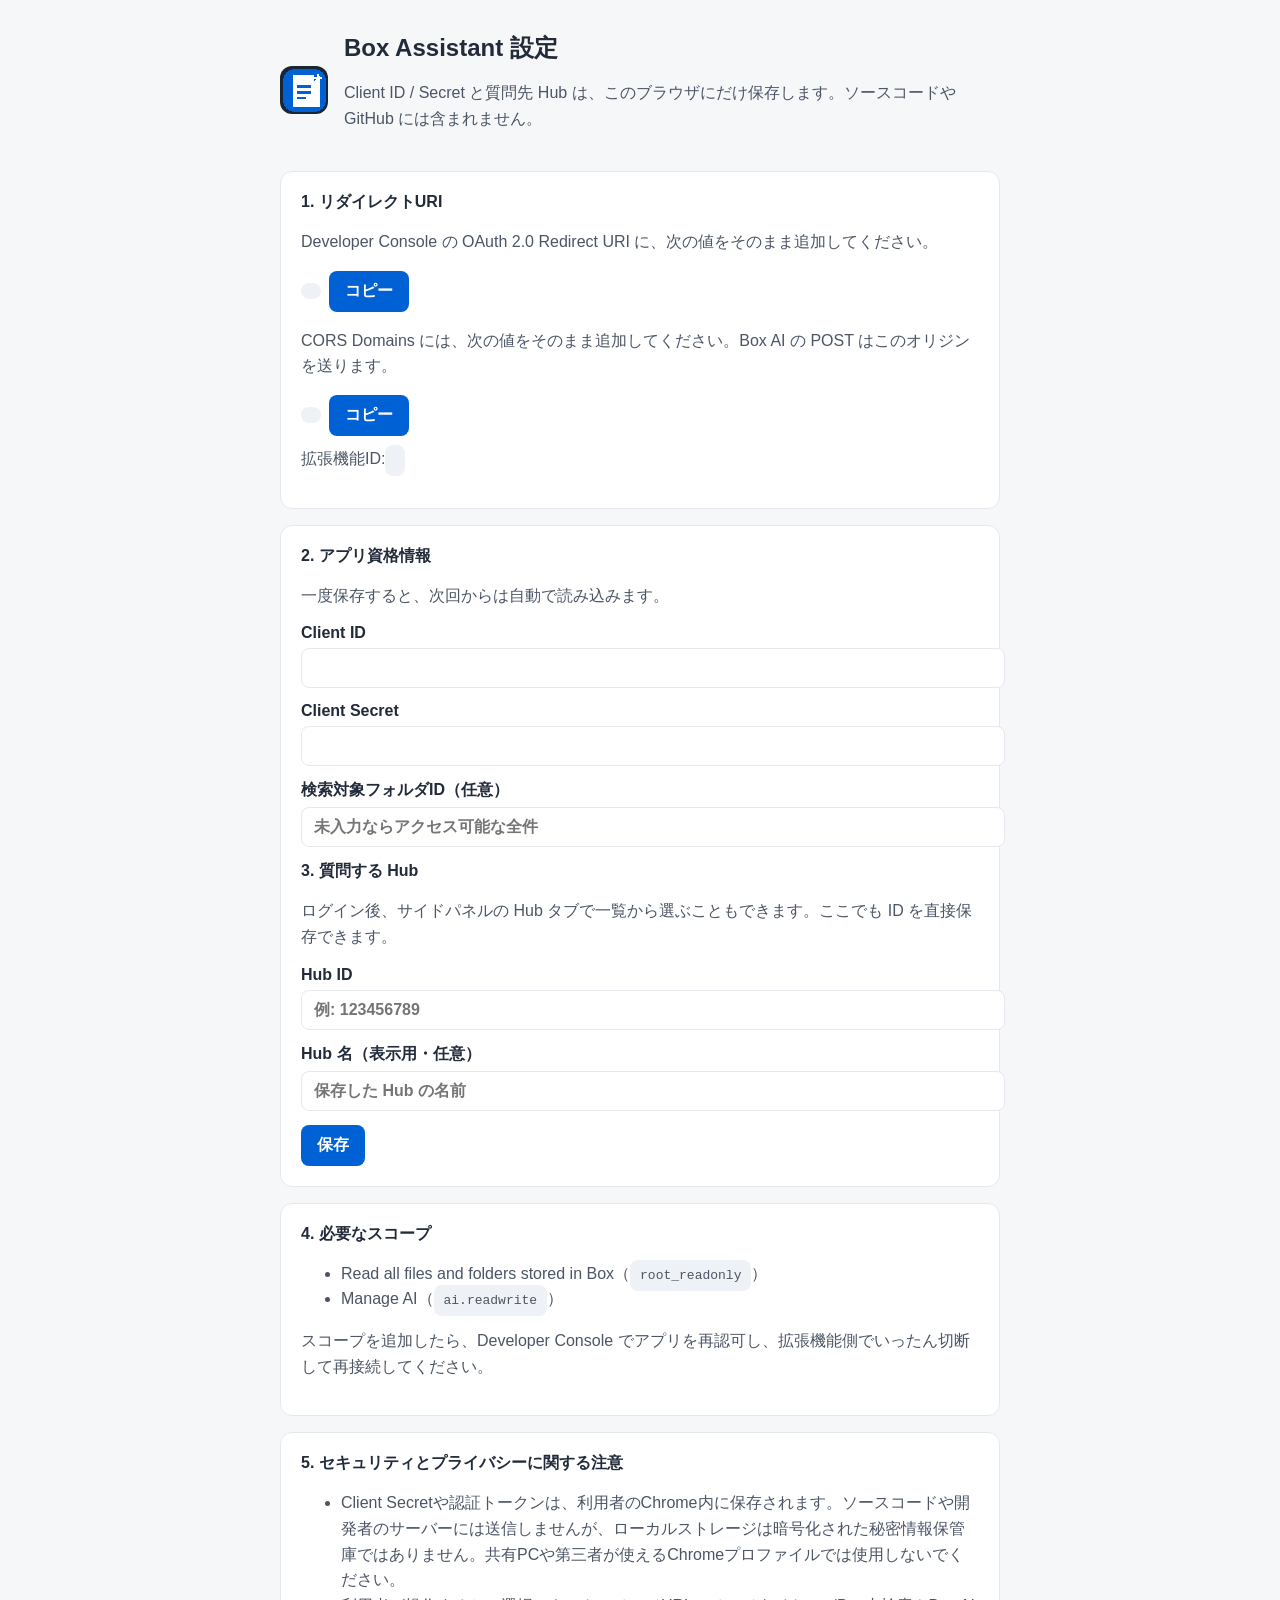
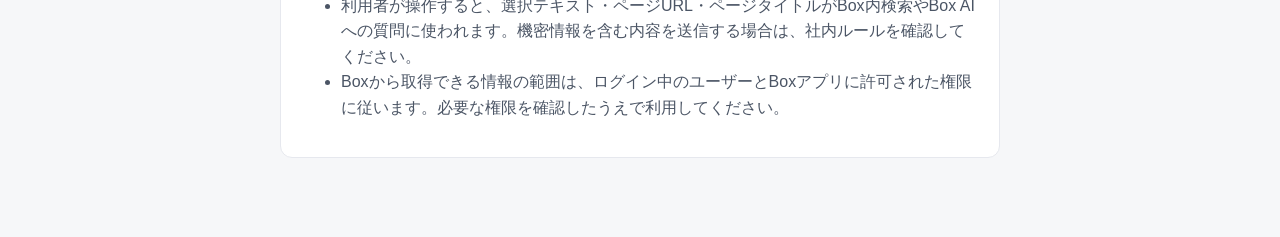
<file: src/options/index.html>
<!DOCTYPE html>
<html lang="ja">
  <head>
    <meta charset="UTF-8" />
    <meta name="viewport" content="width=device-width, initial-scale=1" />
    <title>Box Assistant 設定</title>
    <link rel="stylesheet" href="styles.css" />
  </head>
  <body>
    <main class="wrap">
      <header>
        <img src="../../icons/icon48.png" alt="" />
        <div>
          <h1>Box Assistant 設定</h1>
          <p>Client ID / Secret と質問先 Hub は、このブラウザにだけ保存します。ソースコードや GitHub には含まれません。</p>
        </div>
      </header>

      <section class="card">
        <h2>1. リダイレクトURI</h2>
        <p>Developer Console の OAuth 2.0 Redirect URI に、次の値をそのまま追加してください。</p>
        <div class="copy-row">
          <code id="redirect-uri"></code>
          <button id="copy-redirect" type="button">コピー</button>
        </div>
        <p>CORS Domains には、次の値をそのまま追加してください。Box AI の POST はこのオリジンを送ります。</p>
        <div class="copy-row">
          <code id="cors-origin"></code>
          <button id="copy-cors" type="button">コピー</button>
        </div>
        <p class="note">拡張機能ID: <code id="extension-id"></code></p>
      </section>

      <form id="settings-form" class="card">
        <h2>2. アプリ資格情報</h2>
        <p>一度保存すると、次回からは自動で読み込みます。</p>
        <label>
          Client ID
          <input id="client-id" name="clientId" autocomplete="off" required />
        </label>
        <label>
          Client Secret
          <input id="client-secret" name="clientSecret" type="password" autocomplete="off" required />
        </label>
        <label>
          検索対象フォルダID（任意）
          <input id="ancestor-folder-id" name="ancestorFolderId" placeholder="未入力ならアクセス可能な全件" />
        </label>
        <h2>3. 質問する Hub</h2>
        <p>ログイン後、サイドパネルの Hub タブで一覧から選ぶこともできます。ここでも ID を直接保存できます。</p>
        <label>
          Hub ID
          <input id="hub-id" name="hubId" placeholder="例: 123456789" />
        </label>
        <label>
          Hub 名（表示用・任意）
          <input id="hub-title" name="hubTitle" placeholder="保存した Hub の名前" />
        </label>
        <button type="submit">保存</button>
        <p id="save-status" class="status" hidden>保存しました。次回からこの値を使います。</p>
      </form>

      <section class="card">
        <h2>4. 必要なスコープ</h2>
        <ul>
          <li>Read all files and folders stored in Box（<code>root_readonly</code>）</li>
          <li>Manage AI（<code>ai.readwrite</code>）</li>
        </ul>
        <p>スコープを追加したら、Developer Console でアプリを再認可し、拡張機能側でいったん切断して再接続してください。</p>
      </section>

      <section class="card">
        <h2>5. セキュリティとプライバシーに関する注意</h2>
        <ul>
          <li>Client Secretや認証トークンは、利用者のChrome内に保存されます。ソースコードや開発者のサーバーには送信しませんが、ローカルストレージは暗号化された秘密情報保管庫ではありません。共有PCや第三者が使えるChromeプロファイルでは使用しないでください。</li>
          <li>利用者が操作すると、選択テキスト・ページURL・ページタイトルがBox内検索やBox AIへの質問に使われます。機密情報を含む内容を送信する場合は、社内ルールを確認してください。</li>
          <li>Boxから取得できる情報の範囲は、ログイン中のユーザーとBoxアプリに許可された権限に従います。必要な権限を確認したうえで利用してください。</li>
        </ul>
      </section>
    </main>
    <script type="module" src="options.js"></script>
  </body>
</html>
</file>
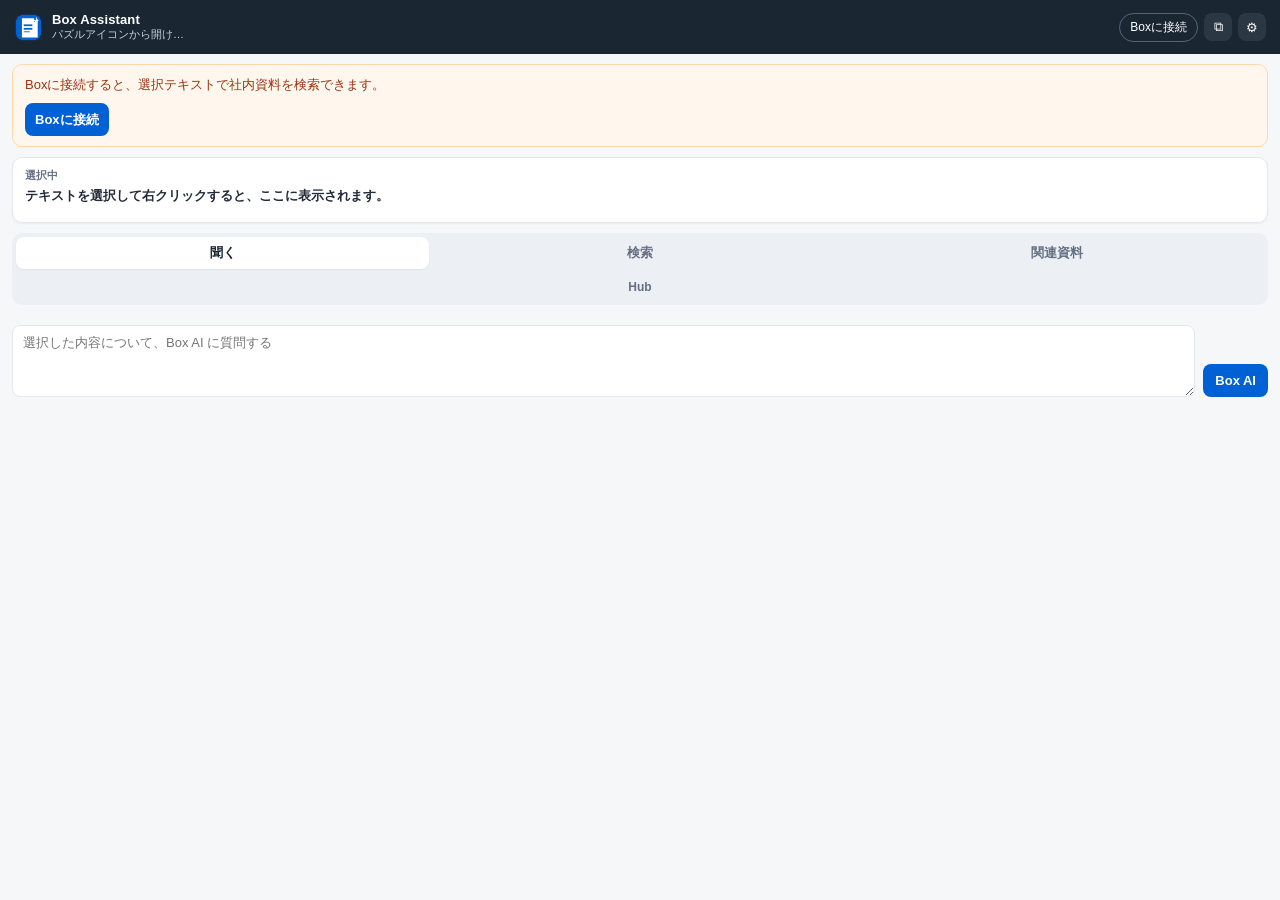
<file: src/sidepanel/index.html>
<!DOCTYPE html>
<html lang="ja">
  <head>
    <meta charset="UTF-8" />
    <meta name="viewport" content="width=device-width, initial-scale=1" />
    <title>Box Assistant</title>
    <link rel="stylesheet" href="styles.css" />
  </head>
  <body>
    <div id="app" class="app">
      <header class="topbar">
        <div class="brand">
          <img class="brand-mark" src="../../icons/icon32.png" alt="" />
          <div>
            <div class="brand-name">Box Assistant</div>
            <div id="status-line" class="brand-sub">パズルアイコンから開けます</div>
          </div>
        </div>
        <div class="topbar-actions">
          <button id="login-btn" class="ghost-btn" type="button">Boxに接続</button>
          <button id="popout-btn" class="icon-btn" type="button" title="別ウィンドウで開く">⧉</button>
          <button id="options-btn" class="icon-btn" type="button" title="設定">⚙</button>
        </div>
      </header>

      <section id="setup-banner" class="banner">
        <div>Boxに接続すると、選択テキストで社内資料を検索できます。</div>
        <button type="button" class="primary-btn compact" data-action="connect">Boxに接続</button>
      </section>
      <section id="folder-banner" class="folder-banner hidden"></section>

      <section class="context-card">
        <div class="context-label">選択中</div>
        <div id="selection-text" class="selection-text">テキストを選択して右クリックすると、ここに表示されます。</div>
        <div id="page-meta" class="page-meta"></div>
      </section>

      <nav class="tabs" role="tablist">
        <button class="tab is-active" data-tab="ask" type="button">聞く</button>
        <button class="tab" data-tab="search" type="button">検索</button>
        <button class="tab" data-tab="related" type="button">関連資料</button>
        <button class="tab tab-wide" data-tab="hub" type="button">Hub</button>
      </nav>

      <main class="panels">
        <section id="panel-ask" class="panel is-active" data-panel="ask">
          <div id="ask-chips" class="chips"></div>
          <form id="ask-form" class="ask-form">
            <textarea id="ask-input" rows="3" placeholder="選択した内容について、Box AI に質問する"></textarea>
            <button id="ask-submit" class="primary-btn" type="submit">Box AI</button>
          </form>
          <div id="ask-result" class="result-area"></div>
        </section>

        <section id="panel-search" class="panel" data-panel="search">
          <form id="search-form" class="search-form">
            <input id="search-input" type="search" placeholder="Box内を検索" />
            <button class="primary-btn compact" type="submit">検索</button>
          </form>
          <div id="search-result" class="result-area"></div>
        </section>

        <section id="panel-related" class="panel" data-panel="related">
          <p class="hint">今見ているページと選択テキストから、社内の関連資料を探します。</p>
          <div id="related-result" class="result-area"></div>
        </section>

        <section id="panel-hub" class="panel" data-panel="hub">
          <p class="hint">アクセスできる Box Hub から質問先を選んで保存します。保存した Hub は次回から自動で使います。</p>
          <div class="hub-picker">
            <select id="hub-select">
              <option value="">ログインすると一覧を表示します</option>
            </select>
            <div class="hub-picker-actions">
              <button id="hub-refresh" class="primary-btn compact" type="button">一覧を更新</button>
              <button id="hub-save" class="primary-btn compact" type="button">このHubを保存</button>
            </div>
            <p id="hub-status" class="hint"></p>
          </div>
          <div id="hub-chips" class="chips"></div>
          <form id="hub-form" class="ask-form">
            <textarea id="hub-input" rows="3" placeholder="保存した Hub に聞きたいことを入力"></textarea>
            <button id="hub-submit" class="primary-btn" type="submit">質問する</button>
          </form>
          <div id="hub-result" class="result-area"></div>
        </section>
      </main>
    </div>
    <script type="module" src="app.js"></script>
  </body>
</html>
</file>
<file: src/options/styles.css>
:root {
  --box-blue: #0061d5;
  --navy: #1a2733;
  --line: #e6e8ee;
}

body {
  margin: 0;
  background: #f6f7f9;
  color: #222b3a;
  font-family: "Segoe UI", "Hiragino Kaku Gothic ProN", Meiryo, sans-serif;
}

.wrap {
  max-width: 720px;
  margin: 0 auto;
  padding: 32px 20px 64px;
}

header {
  display: flex;
  gap: 16px;
  align-items: center;
  margin-bottom: 24px;
}

header img {
  width: 48px;
  height: 48px;
  border-radius: 12px;
}

h1 {
  margin: 0 0 4px;
  font-size: 24px;
}

h2 {
  margin: 0 0 10px;
  font-size: 16px;
}

header p,
.card p,
li {
  color: #4b5565;
  line-height: 1.6;
}

.card {
  background: #fff;
  border: 1px solid var(--line);
  border-radius: 12px;
  padding: 20px;
  margin-bottom: 16px;
}

label {
  display: block;
  font-weight: 700;
  margin-bottom: 14px;
}

input {
  display: block;
  width: 100%;
  margin-top: 6px;
  padding: 10px 12px;
  border: 1px solid var(--line);
  border-radius: 8px;
  font: inherit;
}

button {
  background: var(--box-blue);
  color: #fff;
  border: 0;
  border-radius: 8px;
  padding: 10px 16px;
  font: inherit;
  font-weight: 700;
  cursor: pointer;
}

.copy-row {
  display: flex;
  gap: 8px;
  align-items: center;
}

.copy-row code,
.note code,
.card code {
  background: #eef2f6;
  padding: 8px 10px;
  border-radius: 8px;
  word-break: break-all;
  font-size: 13px;
}

.copy-row button {
  flex: none;
}

.note {
  margin-top: 10px;
}

.status {
  color: #1f8a4c;
  font-weight: 700;
}
</file>
<file: src/sidepanel/styles.css>
:root {
  --box-blue: #0061d5;
  --box-blue-dark: #004eab;
  --navy: #1a2733;
  --text: #222b3a;
  --muted: #667085;
  --line: #e6e8ee;
  --bg: #f6f7f9;
  --card: #ffffff;
  --ok: #1f8a4c;
  --warn: #b54708;
  --radius: 10px;
  --shadow: 0 1px 2px rgba(26, 39, 51, 0.06);
}

* {
  box-sizing: border-box;
}

html,
body {
  margin: 0;
  min-height: 100%;
  background: var(--bg);
  color: var(--text);
  font-family: "Segoe UI", "Hiragino Kaku Gothic ProN", Meiryo, sans-serif;
  font-size: 13px;
}

body {
  overflow-x: hidden;
}

.app {
  display: flex;
  flex-direction: column;
  min-height: 100vh;
}

.topbar {
  display: flex;
  align-items: center;
  justify-content: space-between;
  flex-wrap: wrap;
  gap: 8px;
  padding: 12px 14px;
  background: var(--navy);
  color: #fff;
}

.brand {
  display: flex;
  align-items: center;
  gap: 10px;
  min-width: 0;
}

.brand-mark {
  width: 28px;
  height: 28px;
  border-radius: 7px;
}

.brand-name {
  font-weight: 700;
  letter-spacing: 0.01em;
}

.brand-sub {
  color: #c9d3de;
  font-size: 11px;
  white-space: nowrap;
  overflow: hidden;
  text-overflow: ellipsis;
  max-width: 140px;
}

.topbar-actions {
  display: flex;
  align-items: center;
  gap: 6px;
  flex-shrink: 0;
  position: relative;
  z-index: 2;
}

.ghost-btn,
.icon-btn {
  pointer-events: auto;
}

.ghost-btn,
.primary-btn,
.icon-btn,
.chip,
.link-btn {
  border: 0;
  cursor: pointer;
  font: inherit;
}

.ghost-btn {
  background: transparent;
  color: #fff;
  border: 1px solid rgba(255, 255, 255, 0.28);
  border-radius: 999px;
  padding: 5px 10px;
  font-size: 12px;
  white-space: nowrap;
  flex-shrink: 0;
}

.icon-btn {
  width: 28px;
  height: 28px;
  border-radius: 8px;
  background: rgba(255, 255, 255, 0.08);
  color: #fff;
}

body.is-popout .app {
  min-height: 100vh;
}

body.is-popout #popout-btn {
  display: none;
}

.primary-btn {
  background: var(--box-blue);
  color: #fff;
  border-radius: 8px;
  padding: 9px 12px;
  font-weight: 650;
}

.primary-btn:hover {
  background: var(--box-blue-dark);
}

.primary-btn.compact {
  padding: 7px 10px;
}

.primary-btn:disabled,
.ghost-btn:disabled {
  opacity: 0.6;
  cursor: wait;
}

.banner,
.folder-banner,
.context-card,
.panel {
  margin: 10px 12px 0;
}

.banner {
  display: flex;
  flex-direction: column;
  align-items: flex-start;
  gap: 8px;
  background: #fff7ed;
  border: 1px solid #fed7aa;
  color: #9a3412;
  border-radius: var(--radius);
  padding: 10px 12px;
  line-height: 1.5;
}

.banner a {
  color: var(--box-blue);
}

.folder-banner {
  background: #eef5ff;
  border: 1px solid #cfe0fb;
  border-radius: var(--radius);
  padding: 10px 12px;
}

.folder-title {
  font-weight: 700;
  color: var(--box-blue-dark);
}

.folder-path {
  color: var(--muted);
  font-size: 11px;
  margin-top: 2px;
}

.context-card {
  background: var(--card);
  border: 1px solid var(--line);
  border-radius: var(--radius);
  box-shadow: var(--shadow);
  padding: 10px 12px;
}

.context-label {
  font-size: 11px;
  font-weight: 700;
  color: var(--muted);
  text-transform: none;
}

.selection-text {
  margin-top: 4px;
  font-weight: 650;
  line-height: 1.45;
  white-space: pre-wrap;
  word-break: break-word;
}

.page-meta {
  margin-top: 6px;
  color: var(--muted);
  font-size: 11px;
  line-height: 1.4;
  word-break: break-all;
}

.tabs {
  display: grid;
  grid-template-columns: repeat(3, 1fr);
  gap: 4px;
  margin: 10px 12px 0;
  padding: 4px;
  background: #eceff3;
  border-radius: 10px;
}

.tab {
  border: 0;
  background: transparent;
  color: var(--muted);
  border-radius: 8px;
  padding: 7px 4px;
  font-weight: 650;
  cursor: pointer;
}

.tab-wide {
  grid-column: 1 / -1;
  font-size: 12px;
}

.tab.is-active {
  background: #fff;
  color: var(--navy);
  box-shadow: var(--shadow);
}

.panels {
  flex: 1;
  padding-bottom: 16px;
}

.panel {
  display: none;
}

.panel.is-active {
  display: block;
}

.hint {
  margin: 0 0 10px;
  color: var(--muted);
  line-height: 1.5;
}

.hub-picker {
  display: grid;
  gap: 8px;
  margin-bottom: 12px;
  padding: 12px;
  background: var(--card);
  border: 1px solid var(--line);
  border-radius: var(--radius);
}

.hub-picker select {
  width: 100%;
  padding: 8px 10px;
  border: 1px solid var(--line);
  border-radius: 8px;
  font: inherit;
  background: #fff;
}

.hub-picker-actions {
  display: flex;
  gap: 8px;
}

.chips {
  display: flex;
  flex-wrap: wrap;
  gap: 6px;
  margin-bottom: 10px;
}

.chip {
  background: #eef5ff;
  color: var(--box-blue-dark);
  border-radius: 999px;
  padding: 6px 10px;
  font-size: 12px;
}

.chip:hover,
.chip.is-active {
  background: var(--box-blue);
  color: #fff;
}

.ask-form,
.search-form {
  display: flex;
  gap: 8px;
  align-items: flex-end;
}

.ask-form textarea,
.search-form input {
  flex: 1;
  width: 100%;
  border: 1px solid var(--line);
  border-radius: 8px;
  padding: 8px 10px;
  font: inherit;
  background: #fff;
  color: var(--text);
}

.ask-form textarea {
  resize: vertical;
  min-height: 72px;
}

.result-area {
  margin-top: 12px;
}

.empty,
.loading,
.error {
  background: var(--card);
  border: 1px dashed var(--line);
  border-radius: var(--radius);
  padding: 16px 12px;
  color: var(--muted);
  text-align: center;
  line-height: 1.5;
}

.empty .primary-btn,
.error .primary-btn {
  margin-top: 10px;
}

.error {
  border-style: solid;
  border-color: #fecaca;
  background: #fef2f2;
  color: #991b1b;
  white-space: pre-wrap;
}

.answer-card,
.file-card {
  background: var(--card);
  border: 1px solid var(--line);
  border-radius: var(--radius);
  box-shadow: var(--shadow);
  padding: 12px;
  margin-bottom: 8px;
}

.answer-text {
  white-space: pre-wrap;
  line-height: 1.65;
}

.source-tag {
  display: inline-block;
  margin-bottom: 8px;
  background: #eef5ff;
  color: var(--box-blue-dark);
  border-radius: 999px;
  padding: 2px 8px;
  font-size: 11px;
  font-weight: 700;
}

.file-card {
  display: grid;
  grid-template-columns: 28px 1fr;
  gap: 8px;
  text-decoration: none;
  color: inherit;
}

.file-card:hover {
  border-color: #b9d2f7;
}

.file-icon {
  width: 28px;
  height: 28px;
  border-radius: 7px;
  background: #eef5ff;
  color: var(--box-blue);
  display: grid;
  place-items: center;
  font-size: 14px;
}

.file-name {
  font-weight: 700;
  line-height: 1.35;
  word-break: break-word;
}

.file-meta {
  color: var(--muted);
  font-size: 11px;
  margin-top: 3px;
  line-height: 1.45;
}

.file-excerpt {
  margin-top: 6px;
  padding: 8px;
  border-radius: 8px;
  background: #f8fafc;
  color: #334155;
  font-size: 11px;
  line-height: 1.5;
  white-space: pre-wrap;
  max-height: 7.5em;
  overflow: hidden;
}

.hidden {
  display: none !important;
}

.link-btn {
  background: none;
  color: var(--box-blue);
  padding: 0;
  text-decoration: underline;
}
</file>
